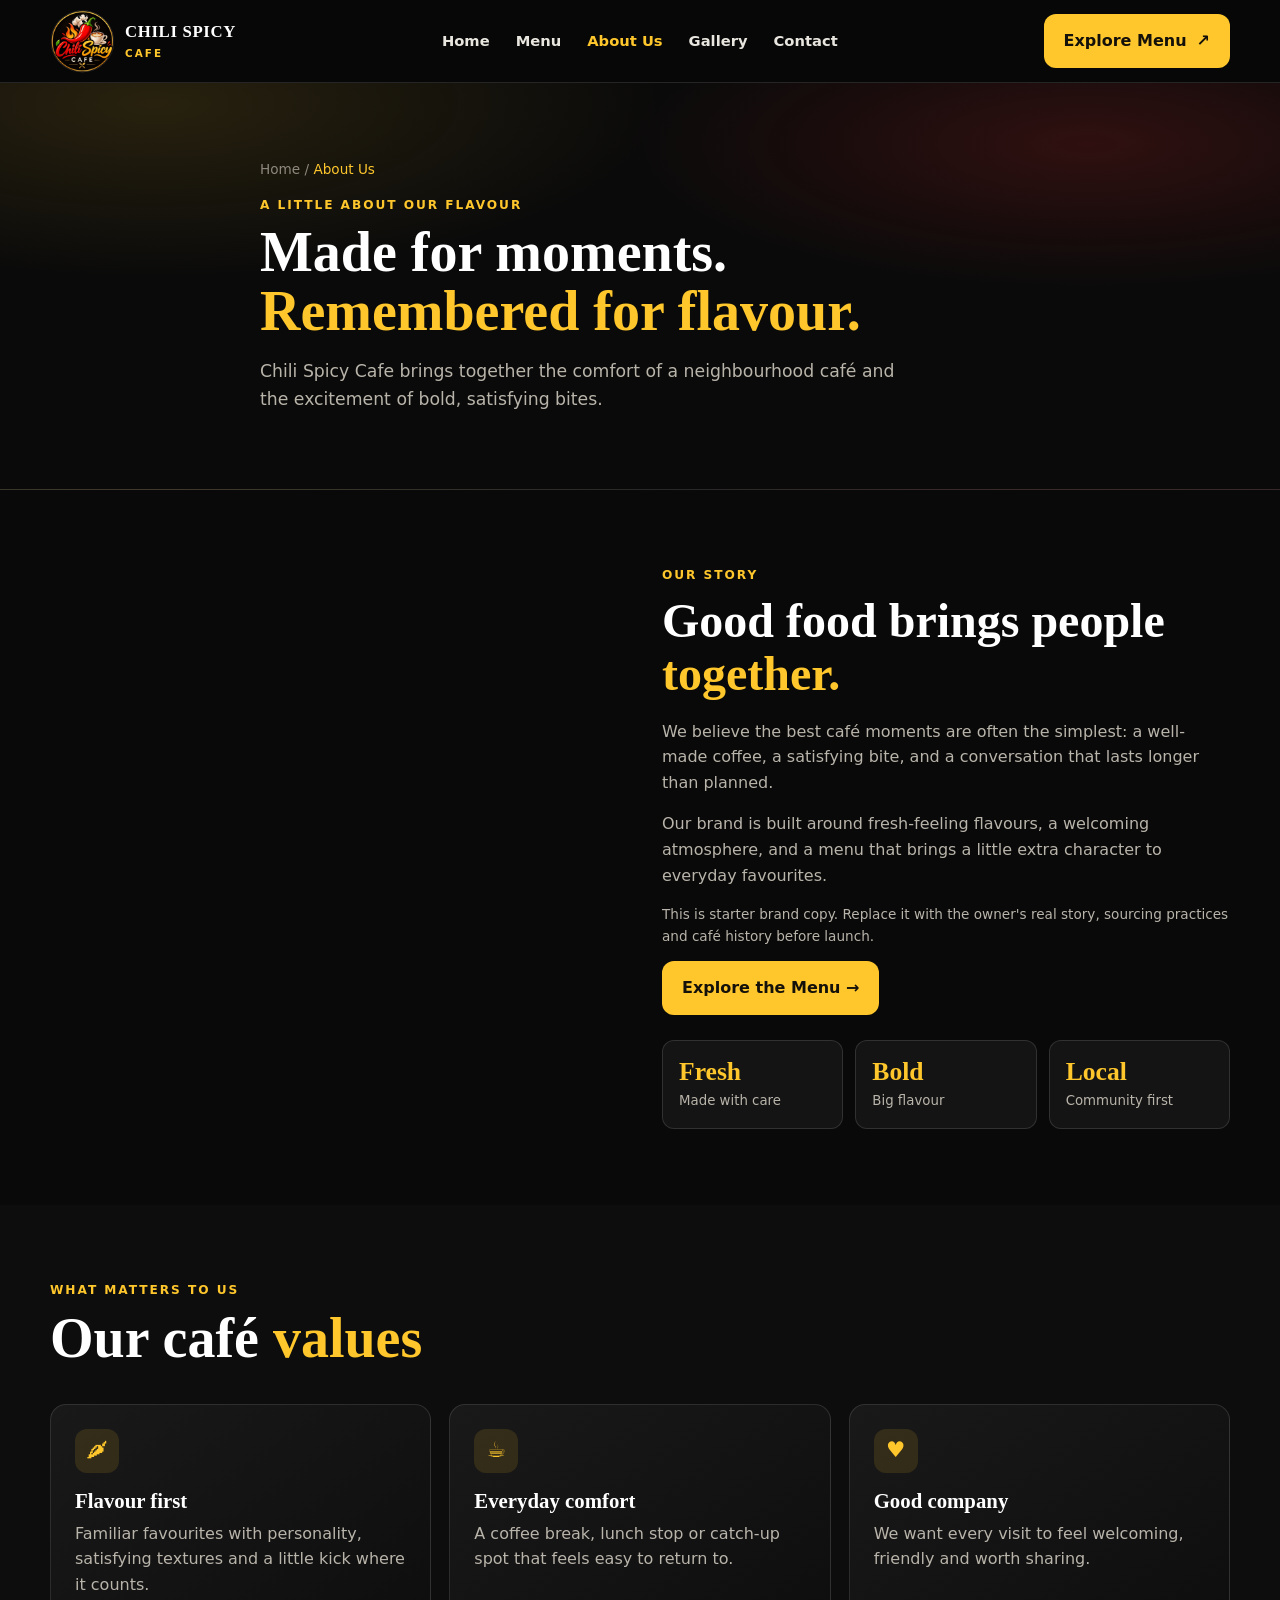
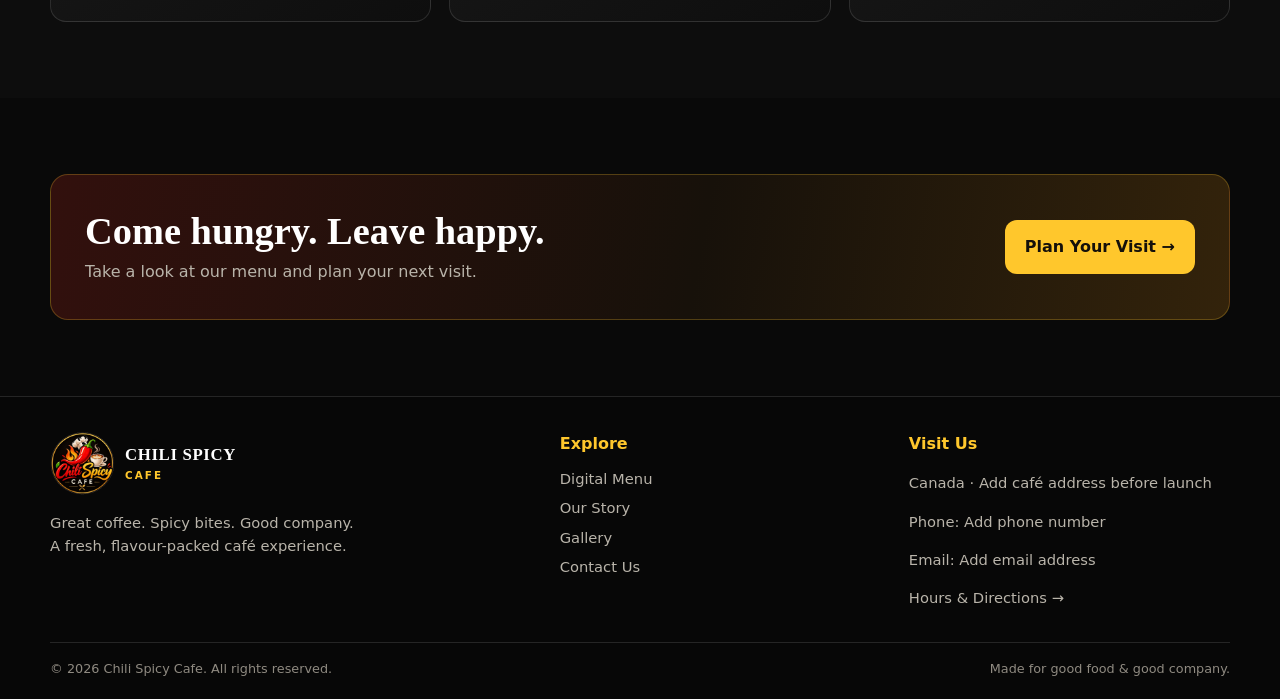
<file: about.html>
<!doctype html>
<html lang="en"><head><meta charset="utf-8"><meta name="viewport" content="width=device-width, initial-scale=1"><meta name="description" content="Learn about the Chili Spicy Cafe brand, its values and café experience."><meta name="theme-color" content="#090909"><title>About Us | Chili Spicy Cafe</title><link rel="icon" href="assets/logo.png"><link rel="stylesheet" href="styles.css"></head>
<body>
<header class="site-header">
 <div class="container nav">
  <a class="brand" href="index.html" aria-label="Chili Spicy Cafe home"><img src="assets/logo.png" alt="Chili Spicy Cafe logo"><span class="brand-name">CHILI SPICY<span>CAFE</span></span></a>
  <button class="menu-toggle" aria-label="Toggle navigation" aria-expanded="false">☰</button>
  <nav class="nav-links" aria-label="Main navigation">
   <a class="" href="index.html">Home</a>
   <a class="" href="menu.html">Menu</a>
   <a class="active" href="about.html">About Us</a>
   <a class="" href="gallery.html">Gallery</a>
   <a class="" href="contact.html">Contact</a>
  </nav>
  <a class="nav-cta" href="menu.html">Explore Menu <span>↗</span></a>
 </div>
</header>
<main>
<section class="page-hero"><div class="container page-heading"><div class="breadcrumbs"><a href="index.html">Home</a> / <span>About Us</span></div><div class="eyebrow">A little about our flavour</div><h1>Made for moments. <span>Remembered for flavour.</span></h1><p>Chili Spicy Cafe brings together the comfort of a neighbourhood café and the excitement of bold, satisfying bites.</p></div></section>
<section class="section"><div class="container story-grid"><div class="story-image" role="img" aria-label="Warm, welcoming café interior"></div><div class="story-copy"><div class="eyebrow">Our story</div><h2>Good food brings people <span style="color:var(--gold)">together.</span></h2><p>We believe the best café moments are often the simplest: a well-made coffee, a satisfying bite, and a conversation that lasts longer than planned.</p><p>Our brand is built around fresh-feeling flavours, a welcoming atmosphere, and a menu that brings a little extra character to everyday favourites.</p><p class="notice">This is starter brand copy. Replace it with the owner's real story, sourcing practices and café history before launch.</p><a class="btn" href="menu.html">Explore the Menu →</a><div class="stats"><div class="stat"><strong>Fresh</strong><small>Made with care</small></div><div class="stat"><strong>Bold</strong><small>Big flavour</small></div><div class="stat"><strong>Local</strong><small>Community first</small></div></div></div></div></section>
<section class="section" style="background:#0d0d0d"><div class="container"><div class="section-head"><div><div class="eyebrow">What matters to us</div><h2>Our café <span>values</span></h2></div></div><div class="values-grid"><article class="info-card"><div class="feature-icon">🌶</div><h3>Flavour first</h3><p>Familiar favourites with personality, satisfying textures and a little kick where it counts.</p></article><article class="info-card"><div class="feature-icon">☕</div><h3>Everyday comfort</h3><p>A coffee break, lunch stop or catch-up spot that feels easy to return to.</p></article><article class="info-card"><div class="feature-icon">♥</div><h3>Good company</h3><p>We want every visit to feel welcoming, friendly and worth sharing.</p></article></div></div></section>
<section class="section"><div class="container"><div class="cta-band"><div><h2>Come hungry. Leave happy.</h2><p>Take a look at our menu and plan your next visit.</p></div><a class="btn" href="contact.html">Plan Your Visit →</a></div></div></section>
</main>
<footer class="site-footer">
 <div class="container">
  <div class="footer-top">
   <div class="footer-brand">
    <a class="brand" href="index.html"><img src="assets/logo.png" alt=""><span class="brand-name">CHILI SPICY<span>CAFE</span></span></a>
    <p>Great coffee. Spicy bites. Good company.<br>A fresh, flavour-packed café experience.</p>
   </div>
   <div class="footer-col"><h4>Explore</h4><a href="menu.html">Digital Menu</a><a href="about.html">Our Story</a><a href="gallery.html">Gallery</a><a href="contact.html">Contact Us</a></div>
   <div class="footer-col"><h4>Visit Us</h4><p>Canada · Add café address before launch</p><p>Phone: Add phone number</p><p>Email: Add email address</p><a href="contact.html">Hours & Directions →</a></div>
  </div>
  <div class="footer-bottom"><span>© <span data-year></span> Chili Spicy Cafe. All rights reserved.</span><span>Made for good food & good company.</span></div>
 </div>
</footer>
<script src="script.js"></script>
</body></html>
</file>
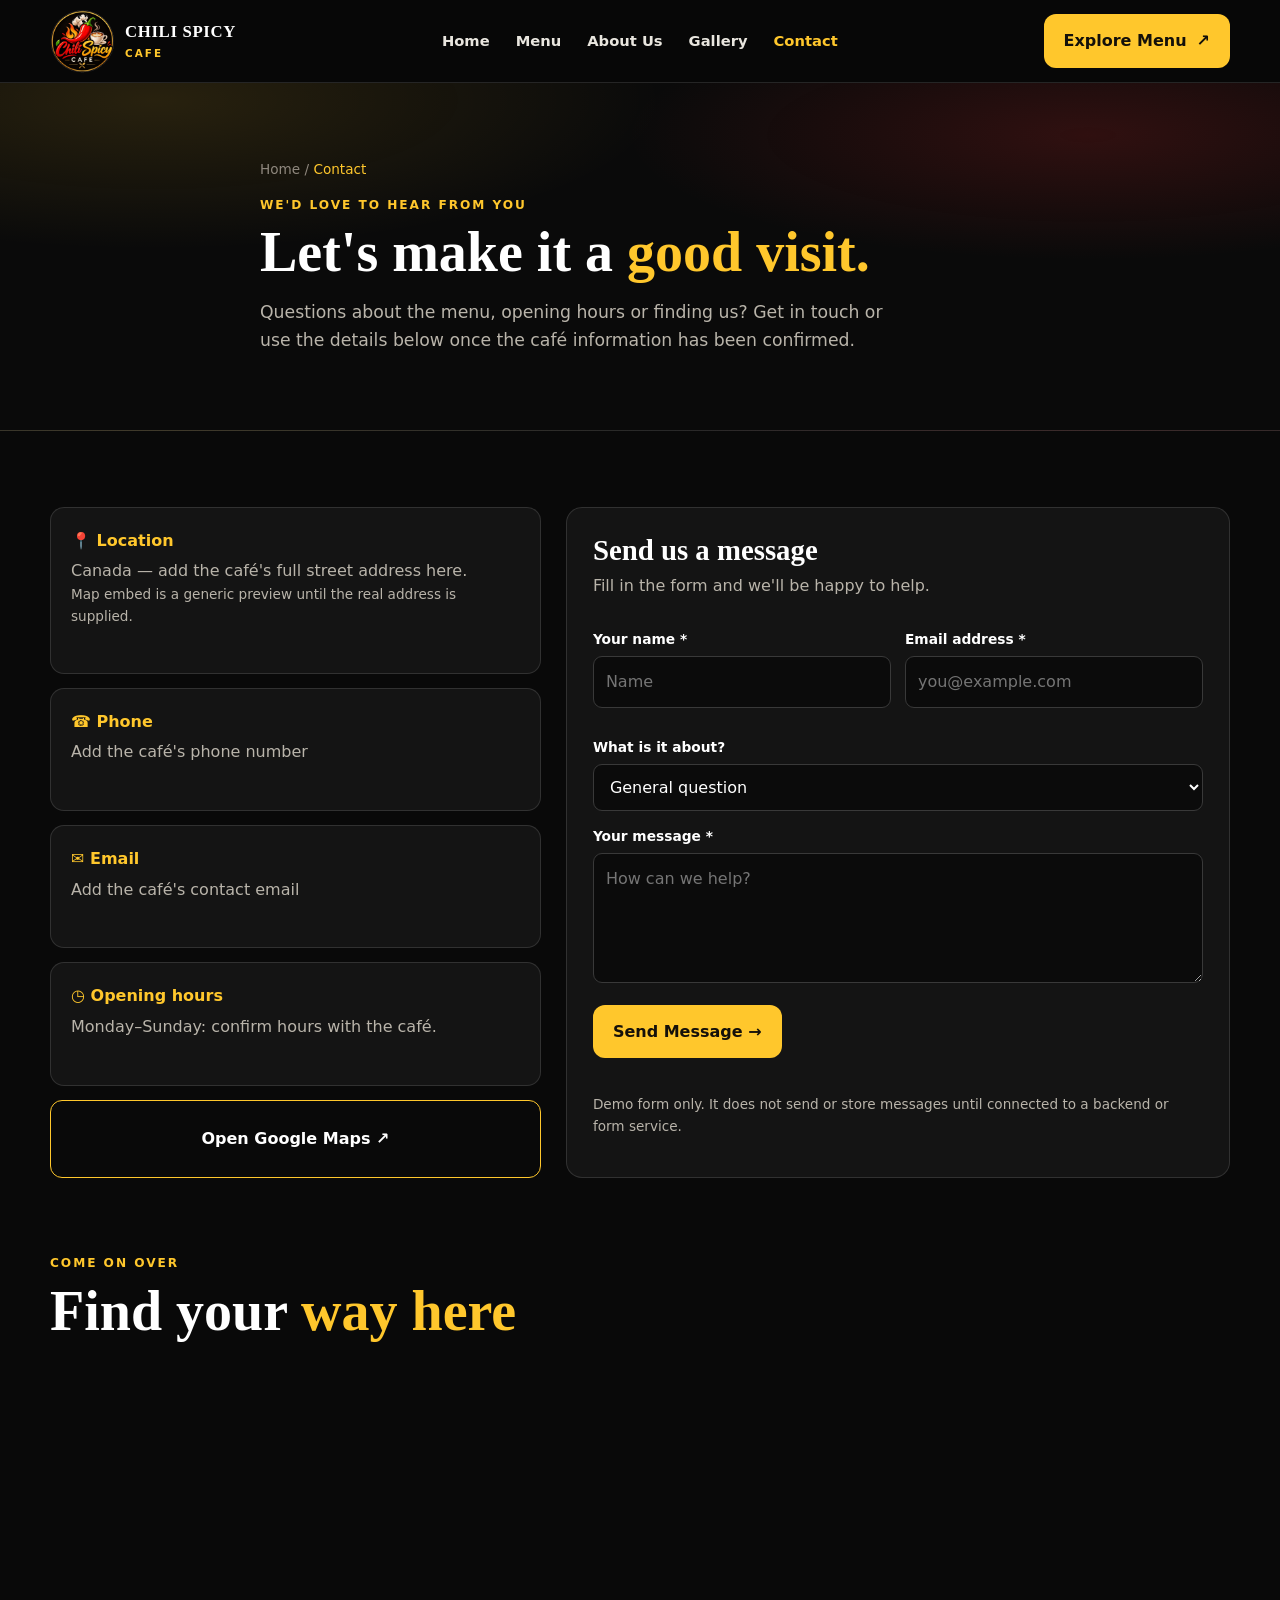
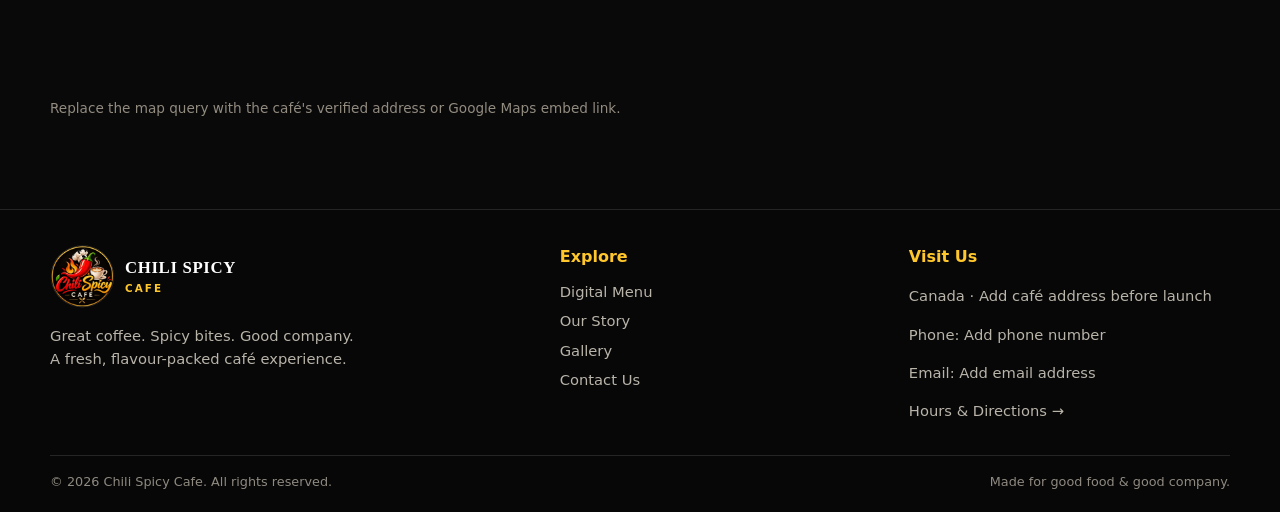
<file: contact.html>
<!doctype html>
<html lang="en"><head><meta charset="utf-8"><meta name="viewport" content="width=device-width, initial-scale=1"><meta name="description" content="Contact Chili Spicy Cafe for location, hours, menu questions and general enquiries."><meta name="theme-color" content="#090909"><title>Contact | Chili Spicy Cafe</title><link rel="icon" href="assets/logo.png"><link rel="stylesheet" href="styles.css"></head>
<body>
<header class="site-header">
 <div class="container nav">
  <a class="brand" href="index.html" aria-label="Chili Spicy Cafe home"><img src="assets/logo.png" alt="Chili Spicy Cafe logo"><span class="brand-name">CHILI SPICY<span>CAFE</span></span></a>
  <button class="menu-toggle" aria-label="Toggle navigation" aria-expanded="false">☰</button>
  <nav class="nav-links" aria-label="Main navigation">
   <a class="" href="index.html">Home</a>
   <a class="" href="menu.html">Menu</a>
   <a class="" href="about.html">About Us</a>
   <a class="" href="gallery.html">Gallery</a>
   <a class="active" href="contact.html">Contact</a>
  </nav>
  <a class="nav-cta" href="menu.html">Explore Menu <span>↗</span></a>
 </div>
</header>
<main>
<section class="page-hero"><div class="container page-heading"><div class="breadcrumbs"><a href="index.html">Home</a> / <span>Contact</span></div><div class="eyebrow">We'd love to hear from you</div><h1>Let's make it a <span>good visit.</span></h1><p>Questions about the menu, opening hours or finding us? Get in touch or use the details below once the café information has been confirmed.</p></div></section>
<section class="section"><div class="container contact-grid"><div class="contact-info">
 <div class="contact-detail"><strong>📍 Location</strong><p>Canada — add the café's full street address here.</p><p class="notice">Map embed is a generic preview until the real address is supplied.</p></div>
 <div class="contact-detail"><strong>☎ Phone</strong><p>Add the café's phone number</p></div>
 <div class="contact-detail"><strong>✉ Email</strong><p>Add the café's contact email</p></div>
 <div class="contact-detail"><strong>◷ Opening hours</strong><p>Monday–Sunday: confirm hours with the café.</p></div>
 <a class="btn btn-outline" href="https://www.google.com/maps" target="_blank" rel="noopener">Open Google Maps ↗</a>
 </div><form class="contact-form" id="contact-form"><h2>Send us a message</h2><p>Fill in the form and we'll be happy to help.</p>
 <div class="form-row"><div class="field"><label for="name">Your name *</label><input id="name" name="name" autocomplete="name" required placeholder="Name"></div><div class="field"><label for="email">Email address *</label><input id="email" name="email" type="email" autocomplete="email" required placeholder="you@example.com"></div></div>
 <div class="field"><label for="subject">What is it about?</label><select id="subject" name="subject"><option>General question</option><option>Menu question</option><option>Opening hours</option><option>Feedback</option><option>Other</option></select></div>
 <div class="field"><label for="message">Your message *</label><textarea id="message" name="message" required placeholder="How can we help?"></textarea></div>
 <button class="btn" type="submit">Send Message →</button><div class="form-message" aria-live="polite"></div>
 <p class="notice">Demo form only. It does not send or store messages until connected to a backend or form service.</p>
 </form></div></section>
<section class="section" style="padding-top:0"><div class="container"><div class="section-head"><div><div class="eyebrow">Come on over</div><h2>Find your <span>way here</span></h2></div></div><iframe class="map-embed" title="Google Maps search placeholder for Chili Spicy Cafe in Canada" loading="lazy" src="https://www.google.com/maps?q=cafes%20in%20Canada&output=embed"></iframe><p class="notice">Replace the map query with the café's verified address or Google Maps embed link.</p></div></section>
</main>
<footer class="site-footer">
 <div class="container">
  <div class="footer-top">
   <div class="footer-brand">
    <a class="brand" href="index.html"><img src="assets/logo.png" alt=""><span class="brand-name">CHILI SPICY<span>CAFE</span></span></a>
    <p>Great coffee. Spicy bites. Good company.<br>A fresh, flavour-packed café experience.</p>
   </div>
   <div class="footer-col"><h4>Explore</h4><a href="menu.html">Digital Menu</a><a href="about.html">Our Story</a><a href="gallery.html">Gallery</a><a href="contact.html">Contact Us</a></div>
   <div class="footer-col"><h4>Visit Us</h4><p>Canada · Add café address before launch</p><p>Phone: Add phone number</p><p>Email: Add email address</p><a href="contact.html">Hours & Directions →</a></div>
  </div>
  <div class="footer-bottom"><span>© <span data-year></span> Chili Spicy Cafe. All rights reserved.</span><span>Made for good food & good company.</span></div>
 </div>
</footer>
<script src="script.js"></script>
</body></html>
</file>
<file: styles.css>
:root{--bg:#090909;--panel:#141414;--panel2:#1b1b1b;--gold:#ffc72c;--gold2:#e8a900;--red:#f52d2d;--cream:#fff5df;--muted:#b9b4aa;--line:rgba(255,255,255,.12);--max:1180px}
*{box-sizing:border-box}html{scroll-behavior:smooth}body{margin:0;background:var(--bg);color:#fff;font-family:Inter,system-ui,-apple-system,BlinkMacSystemFont,"Segoe UI",sans-serif;line-height:1.6}a{color:inherit;text-decoration:none}img{max-width:100%;display:block}button,input,textarea,select{font:inherit}.container{width:min(var(--max),calc(100% - 40px));margin:auto}.eyebrow{color:var(--gold);font-weight:800;letter-spacing:.16em;text-transform:uppercase;font-size:.76rem}.section{padding:76px 0}.section-head{display:flex;justify-content:space-between;align-items:end;gap:24px;margin-bottom:28px}.section-head h2,.page-heading h1{font-family:Georgia,serif;font-size:clamp(2.2rem,5vw,3.5rem);line-height:1.05;margin:8px 0}.section-head h2 span,.page-heading h1 span{color:var(--gold)}.section-head p{max-width:490px;color:var(--muted);margin:0}.site-header{position:sticky;top:0;z-index:50;background:rgba(8,8,8,.94);backdrop-filter:blur(14px);border-bottom:1px solid var(--line)}.nav{min-height:82px;display:flex;align-items:center;justify-content:space-between;gap:22px}.brand{display:flex;align-items:center;gap:10px;font-weight:900;letter-spacing:.04em}.brand img{width:65px;height:65px;object-fit:contain}.brand-name{font-family:Georgia,serif;font-size:1.05rem;line-height:1.1}.brand-name span{display:block;color:var(--gold);letter-spacing:.2em;font:700 .65rem system-ui;margin-top:5px}.nav-links{display:flex;align-items:center;gap:26px}.nav-links a{color:#e9e6df;font-size:.92rem;font-weight:650;transition:color .2s}.nav-links a:hover,.nav-links a.active{color:var(--gold)}.nav-cta,.btn{display:inline-flex;align-items:center;justify-content:center;gap:10px;border:1px solid transparent;border-radius:12px;padding:13px 19px;background:var(--gold);color:#14100a;font-weight:850;cursor:pointer;transition:transform .2s,background .2s}.nav-cta:hover,.btn:hover{transform:translateY(-2px);background:#ffda65}.btn-outline{background:transparent;color:white;border-color:var(--gold)}.btn-outline:hover{background:rgba(255,199,44,.12)}.menu-toggle{display:none;border:1px solid var(--line);background:#151515;color:white;border-radius:10px;padding:9px 12px;font-size:1.2rem}.hero{position:relative;overflow:hidden;min-height:560px;display:flex;align-items:center;background:linear-gradient(90deg,rgba(5,5,5,.98) 0%,rgba(5,5,5,.85) 38%,rgba(5,5,5,.1) 100%),url('https://images.unsplash.com/photo-1565299624946-b28f40a0ae38?auto=format&fit=crop&w=2000&q=85') center/cover}.hero:after{content:"";position:absolute;inset:auto 0 0;height:90px;background:linear-gradient(transparent,var(--bg));pointer-events:none}.hero-content{position:relative;z-index:1;max-width:650px;padding:78px 0 100px}.hero h1{font:900 clamp(3.3rem,7vw,6.5rem)/.94 Georgia,serif;letter-spacing:-.045em;margin:18px 0}.hero h1 span{display:block;color:var(--gold)}.hero p{color:#e2ddd4;font-size:1.12rem;max-width:510px}.hero-actions{display:flex;gap:12px;flex-wrap:wrap;margin:28px 0}.trust-row{display:flex;gap:20px;flex-wrap:wrap;color:#e4ddd1;font-size:.88rem}.trust-row span:before{content:"✦";color:var(--gold);margin-right:8px}.feature-strip{display:grid;grid-template-columns:repeat(3,1fr);border:1px solid var(--line);border-radius:16px;background:#111;margin-top:-26px;position:relative;z-index:2}.feature{padding:22px;display:flex;gap:14px;align-items:center}.feature+.feature{border-left:1px solid var(--line)}.feature-icon{display:grid;place-items:center;width:44px;height:44px;flex:0 0 44px;border-radius:12px;background:rgba(255,199,44,.12);color:var(--gold);font-size:1.35rem}.feature strong{display:block}.feature small{color:var(--muted)}.cards{display:grid;grid-template-columns:repeat(3,1fr);gap:20px}.food-card,.info-card,.gallery-item{border:1px solid var(--line);background:linear-gradient(145deg,#191919,#0e0e0e);border-radius:16px;overflow:hidden}.food-card img{width:100%;height:220px;object-fit:cover}.food-card-body{padding:19px}.food-card h3{font:700 1.35rem Georgia,serif;margin:0 0 7px}.food-card p{color:var(--muted);margin:0 0 14px;font-size:.94rem}.price-row{display:flex;justify-content:space-between;align-items:center}.price{font:700 1.5rem Georgia,serif;color:var(--gold)}.tag{background:rgba(245,45,45,.15);color:#ff6b62;padding:4px 9px;border-radius:100px;font-size:.72rem;font-weight:800}.text-link{color:var(--gold);font-weight:800}.visit-banner{display:grid;grid-template-columns:1fr 1fr;overflow:hidden;border:1px solid var(--line);border-radius:18px;background:#151515}.visit-copy{padding:36px}.visit-copy h2{font:700 2.2rem Georgia,serif;margin:8px 0}.visit-copy p{color:var(--muted)}.map-panel{min-height:260px;background:linear-gradient(135deg,rgba(10,10,10,.12),rgba(10,10,10,.45)),url('https://images.unsplash.com/photo-1524666041070-9fc9db025e5a?auto=format&fit=crop&w=1000&q=80') center/cover;display:grid;place-items:center}.map-pin{font-size:3.5rem;color:var(--red);filter:drop-shadow(0 4px 12px #000)}.cta-band{padding:34px;border-radius:18px;background:linear-gradient(100deg,#32100d,#17110a 55%,#33230b);border:1px solid rgba(255,199,44,.25);display:flex;align-items:center;justify-content:space-between;gap:20px}.cta-band h2{font:700 clamp(1.7rem,3vw,2.5rem) Georgia,serif;margin:0}.cta-band p{color:var(--muted);margin:6px 0 0}.site-footer{border-top:1px solid var(--line);padding:34px 0 20px;background:#070707}.footer-top{display:grid;grid-template-columns:1.5fr 1fr 1fr;gap:28px;padding-bottom:26px}.footer-brand p,.footer-col p,.footer-col a{color:var(--muted);font-size:.92rem}.footer-col h4{margin:0 0 10px;color:var(--gold)}.footer-col a{display:block;margin:6px 0}.footer-bottom{border-top:1px solid var(--line);padding-top:16px;display:flex;justify-content:space-between;gap:16px;color:#8f8a81;font-size:.8rem}.page-hero{padding:76px 0 58px;background:radial-gradient(ellipse at 85% 15%,rgba(245,45,45,.16),transparent 30%),radial-gradient(ellipse at 12% 5%,rgba(255,199,44,.12),transparent 32%),#0a0a0a;border-bottom:1px solid var(--line)}.page-heading{max-width:760px}.page-heading p{max-width:650px;color:var(--muted);font-size:1.08rem}.breadcrumbs{color:#8f887e;font-size:.85rem;margin-bottom:15px}.breadcrumbs span{color:var(--gold)}.menu-filters{display:flex;gap:10px;flex-wrap:wrap;margin-bottom:28px}.filter-btn{border:1px solid var(--line);background:#151515;color:#ddd;padding:9px 15px;border-radius:100px;cursor:pointer}.filter-btn.active,.filter-btn:hover{background:var(--gold);color:#111;border-color:var(--gold)}.menu-grid{display:grid;grid-template-columns:repeat(3,1fr);gap:20px}.menu-item{display:grid;grid-template-columns:110px 1fr;gap:15px;padding:14px;border:1px solid var(--line);border-radius:14px;background:#131313}.menu-item img{width:110px;height:112px;object-fit:cover;border-radius:10px}.menu-item h3{font:700 1.12rem Georgia,serif;margin:4px 0}.menu-item p{font-size:.86rem;color:var(--muted);margin:0 0 8px}.menu-item .price{font-size:1.15rem}.story-grid{display:grid;grid-template-columns:1fr 1fr;gap:44px;align-items:center}.story-image{min-height:440px;border-radius:18px;background:url('https://images.unsplash.com/photo-1554118811-1e0d58224f24?auto=format&fit=crop&w=1200&q=85') center/cover}.story-copy h2{font:700 clamp(2rem,4vw,3rem)/1.1 Georgia,serif;margin:10px 0 18px}.story-copy p{color:var(--muted)}.stats{display:grid;grid-template-columns:repeat(3,1fr);gap:12px;margin-top:25px}.stat{padding:16px;background:#141414;border:1px solid var(--line);border-radius:12px}.stat strong{display:block;color:var(--gold);font:700 1.6rem Georgia,serif}.stat small{color:var(--muted)}.values-grid{display:grid;grid-template-columns:repeat(3,1fr);gap:18px}.info-card{padding:24px}.info-card .feature-icon{margin-bottom:16px}.info-card h3{font:700 1.3rem Georgia,serif;margin:0 0 8px}.info-card p{color:var(--muted);margin:0}.gallery-grid{display:grid;grid-template-columns:repeat(3,1fr);grid-auto-rows:230px;gap:15px}.gallery-item{position:relative}.gallery-item img{width:100%;height:100%;object-fit:cover;transition:transform .35s}.gallery-item:hover img{transform:scale(1.06)}.gallery-item:after{content:"";position:absolute;inset:40% 0 0;background:linear-gradient(transparent,rgba(0,0,0,.8))}.gallery-item span{position:absolute;bottom:15px;left:16px;z-index:1;font-weight:800}.gallery-item.tall{grid-row:span 2}.gallery-item.wide{grid-column:span 2}.contact-grid{display:grid;grid-template-columns:.85fr 1.15fr;gap:25px}.contact-info{display:grid;gap:14px}.contact-detail{padding:20px;border:1px solid var(--line);border-radius:14px;background:#141414}.contact-detail strong{display:block;color:var(--gold);margin-bottom:5px}.contact-detail p{margin:0;color:var(--muted)}.contact-form{padding:26px;border:1px solid var(--line);border-radius:16px;background:#141414}.contact-form h2{font:700 1.8rem Georgia,serif;margin:0 0 6px}.contact-form>p{color:var(--muted);margin-top:0}.form-row{display:grid;grid-template-columns:1fr 1fr;gap:14px}.field{margin:14px 0}.field label{display:block;font-size:.86rem;font-weight:700;margin-bottom:6px}.field input,.field textarea,.field select{width:100%;background:#0b0b0b;color:#fff;border:1px solid #393939;border-radius:9px;padding:12px;outline:none}.field input:focus,.field textarea:focus,.field select:focus{border-color:var(--gold)}.field textarea{min-height:130px;resize:vertical}.form-message{color:var(--gold);margin-top:12px;min-height:24px}.map-embed{width:100%;height:300px;border:0;border-radius:14px;filter:grayscale(.7) invert(.9) contrast(.8)}.notice{font-size:.85rem;color:#928b80}.empty-state{color:var(--muted);padding:24px;text-align:center;grid-column:1/-1}
@media(max-width:900px){.nav-links{gap:15px}.nav-cta{display:none}.cards,.menu-grid{grid-template-columns:repeat(2,1fr)}.hero{background-position:58% center}.hero-content{max-width:580px}.footer-top{grid-template-columns:1fr 1fr}.footer-brand{grid-column:1/-1}.gallery-grid{grid-auto-rows:190px}.contact-grid{grid-template-columns:1fr}.story-grid{gap:25px}}
@media(max-width:680px){.container{width:min(100% - 28px,var(--max))}.nav{min-height:72px}.brand img{width:54px;height:54px}.menu-toggle{display:block}.nav-links{display:none;position:absolute;top:72px;left:0;right:0;padding:16px 22px 22px;background:#0b0b0b;border-bottom:1px solid var(--line);flex-direction:column;align-items:stretch;gap:0}.nav-links.open{display:flex}.nav-links a{padding:12px 4px;border-bottom:1px solid rgba(255,255,255,.06)}.hero{min-height:600px;background-image:linear-gradient(90deg,rgba(5,5,5,.94),rgba(5,5,5,.62)),url('https://images.unsplash.com/photo-1565299624946-b28f40a0ae38?auto=format&fit=crop&w=1000&q=80');background-position:60% center}.hero-content{padding:68px 0 90px}.hero h1{font-size:clamp(3rem,13vw,4.7rem)}.hero p{font-size:1rem}.feature-strip{grid-template-columns:1fr;margin-top:-22px}.feature{padding:16px}.feature+.feature{border-left:0;border-top:1px solid var(--line)}.section{padding:56px 0}.section-head{display:block}.section-head p{margin-top:10px}.cards,.menu-grid{grid-template-columns:1fr}.food-card img{height:235px}.visit-banner{grid-template-columns:1fr}.map-panel{min-height:200px;order:-1}.visit-copy{padding:25px}.cta-band{align-items:flex-start;flex-direction:column;padding:25px}.footer-top{grid-template-columns:1fr;gap:18px}.footer-brand{grid-column:auto}.footer-bottom{flex-direction:column;gap:6px}.page-hero{padding:56px 0 42px}.page-heading h1{font-size:2.8rem}.story-grid{grid-template-columns:1fr}.story-image{min-height:300px;order:-1}.stats{grid-template-columns:1fr 1fr 1fr}.stat{padding:12px}.stat strong{font-size:1.25rem}.values-grid{grid-template-columns:1fr}.gallery-grid{grid-template-columns:repeat(2,1fr);grid-auto-rows:155px;gap:9px}.gallery-item.tall{grid-row:span 2}.gallery-item.wide{grid-column:span 2}.gallery-item span{font-size:.82rem;left:10px;bottom:10px}.form-row{grid-template-columns:1fr;gap:0}.menu-item{grid-template-columns:95px 1fr;padding:10px;gap:12px}.menu-item img{width:95px;height:105px}}
</file>
